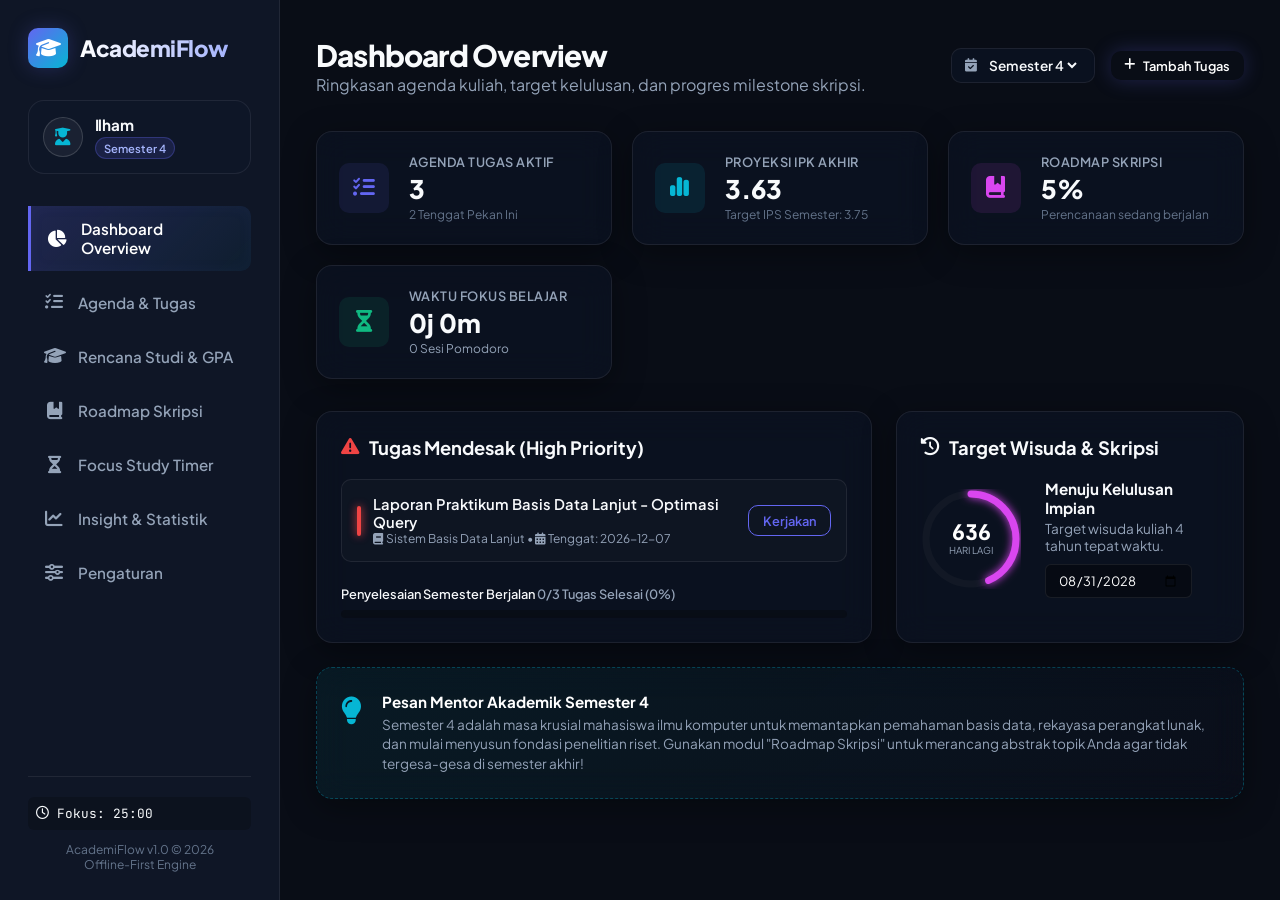
<file: index.html>
<!DOCTYPE html>
<html lang="id">
<head>
  <meta charset="utf-8">
  <meta name="viewport" content="width=device-width, initial-scale=1">
  <title>AcademiFlow — Academic Todo Hub &amp; GPA Simulator</title>
  
  <!-- Premium Fonts -->
  <link rel="preconnect" href="https://fonts.googleapis.com">
  <link rel="preconnect" href="https://fonts.gstatic.com" crossorigin>
  <link href="https://fonts.googleapis.com/css2?family=JetBrains+Mono:wght@400;600;800&family=Plus+Jakarta+Sans:wght@400;500;600;700;800&display=swap" rel="stylesheet">
  
  <!-- Font Awesome Icons -->
  <link rel="stylesheet" href="https://cdnjs.cloudflare.com/ajax/libs/font-awesome/6.4.0/css/all.min.css">
  
  <!-- Main Stylesheet -->
  <link rel="stylesheet" href="styles.css">
</head>
<body class="dark-theme">
  
  <div class="app-container">
    <!-- ========================================== -->
    <!-- SIDEBAR NAVIGATION -->
    <!-- ========================================== -->
    <aside class="sidebar">
      <div class="sidebar-header">
        <div class="logo">
          <div class="logo-icon">
            <i class="fa-solid fa-graduation-cap"></i>
          </div>
          <span class="logo-text">AcademiFlow</span>
        </div>
      </div>
      
      <!-- Student Profile Card -->
      <div class="profile-card">
        <div class="profile-avatar">
          <i class="fa-solid fa-user-graduate"></i>
        </div>
        <div class="profile-info">
          <h4>Ilham</h4>
          <span id="current-semester-label" class="badge semester-badge">Semester 4</span>
        </div>
      </div>
      
      <!-- Navigation Menu -->
      <nav class="sidebar-nav">
        <ul>
          <li>
            <button class="nav-btn active" data-tab="dashboard">
              <i class="fa-solid fa-chart-pie"></i> Dashboard Overview
            </button>
          </li>
          <li>
            <button class="nav-btn" data-tab="tasks">
              <i class="fa-solid fa-list-check"></i> Agenda &amp; Tugas
            </button>
          </li>
          <li>
            <button class="nav-btn" data-tab="gpa">
              <i class="fa-solid fa-graduation-cap"></i> Rencana Studi &amp; GPA
            </button>
          </li>
          <li>
            <button class="nav-btn" data-tab="skripsi">
              <i class="fa-solid fa-book-bookmark"></i> Roadmap Skripsi
            </button>
          </li>
          <li>
            <button class="nav-btn" data-tab="pomodoro">
              <i class="fa-solid fa-hourglass-half"></i> Focus Study Timer
            </button>
          </li>
          <li>
            <button class="nav-btn" data-tab="analytics">
              <i class="fa-solid fa-chart-line"></i> Insight &amp; Statistik
            </button>
          </li>
          <li>
            <button class="nav-btn" data-tab="settings">
              <i class="fa-solid fa-sliders"></i> Pengaturan
            </button>
          </li>
        </ul>
      </nav>
      
      <!-- Sidebar Footer -->
      <div class="sidebar-footer">
        <div class="quick-timer-mini" onclick="switchTab('pomodoro')">
          <i class="fa-regular fa-clock"></i>
          <span id="mini-timer-text">Focus Mode: Off</span>
        </div>
        <div class="footer-text">
          <p>AcademiFlow v1.0 &copy; 2026</p>
          <p class="text-xs">Offline-First Engine</p>
        </div>
      </div>
    </aside>
    
    <!-- ========================================== -->
    <!-- MAIN CONTENT PORT -->
    <!-- ========================================== -->
    <main class="main-content">
      
      <!-- Global Topbar Header -->
      <header class="top-header">
        <div>
          <h1 id="view-title">Dashboard Overview</h1>
          <p id="view-subtitle" class="text-muted">Ringkasan agenda kuliah, target kelulusan, dan progres milestone skripsi.</p>
        </div>
        
        <div class="header-right">
          <!-- Semester Selector dropdown -->
          <div class="semester-selector-wrapper">
            <i class="fa-solid fa-calendar-check"></i>
            <select id="global-semester-select" class="styled-select">
              <option value="1">Semester 1</option>
              <option value="2">Semester 2</option>
              <option value="3">Semester 3</option>
              <option value="4" selected>Semester 4</option>
              <option value="5">Semester 5</option>
              <option value="6">Semester 6</option>
              <option value="7">Semester 7</option>
              <option value="8">Semester 8</option>
            </select>
          </div>
          
          <!-- Add task quick trigger -->
          <button id="btn-quick-add" class="btn btn-primary btn-sm">
            <i class="fa-solid fa-plus"></i> Tambah Tugas
          </button>
        </div>
      </header>
      
      <!-- ========================================== -->
      <!-- TAB VIEW 1: DASHBOARD -->
      <!-- ========================================== -->
      <div id="tab-dashboard" class="tab-content active">
        <!-- Quick Stats Cards Grid -->
        <div class="stats-grid">
          <div class="stat-card">
            <div class="stat-icon icon-tasks">
              <i class="fa-solid fa-list-check"></i>
            </div>
            <div class="stat-details">
              <span class="stat-title">Agenda Tugas Aktif</span>
              <h2 id="dash-active-tasks">0</h2>
              <span id="dash-due-soon" class="stat-sub text-error">0 Tenggat Pekan Ini</span>
            </div>
          </div>
          
          <div class="stat-card">
            <div class="stat-icon icon-gpa">
              <i class="fa-solid fa-chart-simple"></i>
            </div>
            <div class="stat-details">
              <span class="stat-title">Proyeksi IPK Akhir</span>
              <h2 id="dash-target-gpa">0.00</h2>
              <span id="dash-current-gpa" class="stat-sub text-accent">Target IPS Semester: 0.00</span>
            </div>
          </div>
          
          <div class="stat-card">
            <div class="stat-icon icon-thesis">
              <i class="fa-solid fa-book-bookmark"></i>
            </div>
            <div class="stat-details">
              <span class="stat-title">Roadmap Skripsi</span>
              <h2 id="dash-skripsi-progress">0%</h2>
              <span id="dash-skripsi-active" class="stat-sub text-success">Perencanaan topik...</span>
            </div>
          </div>
          
          <div class="stat-card">
            <div class="stat-icon icon-focus">
              <i class="fa-solid fa-hourglass-half"></i>
            </div>
            <div class="stat-details">
              <span class="stat-title">Waktu Fokus Belajar</span>
              <h2 id="dash-focus-hours">0j 0m</h2>
              <span id="dash-focus-sessions" class="stat-sub text-muted">0 Sesi Pomodoro</span>
            </div>
          </div>
        </div>
        
        <!-- Dashboard Middle Section -->
        <div class="dashboard-mid-layout">
          <!-- Left Column: Urgent tasks & semester completion status -->
          <div class="glass-card flex-grow-1">
            <div class="card-header">
              <h3><i class="fa-solid fa-triangle-exclamation text-error"></i> Tugas Mendesak (High Priority)</h3>
            </div>
            <ul id="dash-urgent-tasks" class="task-list-minimal mb-4">
              <!-- Rendered programmatically -->
            </ul>
            
            <div class="progress-bar-labeled">
              <div class="d-flex justify-content-between">
                <span>Penyelesaian Semester Berjalan</span>
                <span id="task-completion-text" class="text-muted">0/0 Tugas Selesai (0%)</span>
              </div>
              <div class="progress-container">
                <div id="task-completion-bar" class="progress-bar-fill" style="width: 0%;"></div>
              </div>
            </div>
          </div>
          
          <!-- Right Column: Graduation Countdown Circular progress -->
          <div class="glass-card">
            <div class="card-header">
              <h3><i class="fa-solid fa-clock-rotate-left"></i> Target Wisuda &amp; Skripsi</h3>
            </div>
            <div class="graduation-countdown-wrapper">
              <div class="countdown-circle">
                <svg viewBox="0 0 100 100">
                  <circle cx="50" cy="50" r="45" class="bg-circle"></circle>
                  <circle cx="50" cy="50" r="45" id="countdown-progress-bar" class="progress-circle" stroke-dasharray="282.7" stroke-dashoffset="282.7"></circle>
                </svg>
                <div class="countdown-text">
                  <span id="countdown-days">0</span>
                  <small>Hari Lagi</small>
                </div>
              </div>
              <div class="countdown-info">
                <h4 id="countdown-header">Menuju Kelulusan Impian</h4>
                <p id="countdown-subtext" class="text-sm text-muted">Target wisuda kuliah 4 tahun tepat waktu.</p>
                <div class="countdown-inputs">
                  <input type="date" id="target-graduation-date" class="styled-input-dark">
                </div>
              </div>
            </div>
          </div>
        </div>
        
        <!-- Bottom: Dynamic Study Tips -->
        <div class="glass-card tip-card mt-4">
          <div class="tip-icon">
            <i class="fa-solid fa-lightbulb"></i>
          </div>
          <div class="tip-content">
            <h4>Pesan Mentor Akademik Semester 4</h4>
            <p>Semester 4 adalah masa krusial mahasiswa ilmu komputer untuk memantapkan pemahaman basis data, rekayasa perangkat lunak, dan mulai menyusun fondasi penelitian riset. Gunakan modul "Roadmap Skripsi" untuk merancang abstrak topik Anda agar tidak tergesa-gesa di semester akhir!</p>
          </div>
        </div>
      </div>
      
      <!-- ========================================== -->
      <!-- TAB VIEW 2: TASKS & TODO AGENDAS -->
      <!-- ========================================== -->
      <div id="tab-tasks" class="tab-content">
        <div class="tasks-layout-wrapper">
          
          <!-- Left Column Filter Sidebar -->
          <aside class="tasks-filter-sidebar glass-card">
            <h3><i class="fa-solid fa-filter"></i> Saring Agenda</h3>
            
            <div class="filter-group">
              <label>Pencarian</label>
              <div class="search-input-wrapper">
                <i class="fa-solid fa-magnifying-glass"></i>
                <input type="text" id="task-search-input" placeholder="Cari agenda tugas...">
              </div>
            </div>
            
            <div class="filter-group">
              <label>Status Tugas</label>
              <div class="radio-pill-group">
                <button class="filter-pill active" data-filter-status="all">Semua</button>
                <button class="filter-pill" data-filter-status="pending">Aktif</button>
                <button class="filter-pill" data-filter-status="completed">Selesai</button>
              </div>
            </div>
            
            <div class="filter-group">
              <label>Mata Kuliah</label>
              <select id="filter-course" class="styled-input-dark w-100">
                <option value="all">Semua Mata Kuliah</option>
              </select>
            </div>
            
            <div class="filter-group">
              <label>Prioritas</label>
              <select id="filter-priority" class="styled-input-dark w-100">
                <option value="all">Semua Prioritas</option>
                <option value="High">Tinggi (High)</option>
                <option value="Medium">Sedang (Medium)</option>
                <option value="Low">Rendah (Low)</option>
              </select>
            </div>
            
            <div class="filter-group">
              <label>Kategori</label>
              <select id="filter-category" class="styled-input-dark w-100">
                <option value="all">Semua Kategori</option>
                <option value="Tugas">Tugas Kuliah</option>
                <option value="Project">Proyek/Praktikum</option>
                <option value="Ujian">Persiapan Ujian</option>
                <option value="Skripsi">Riset/Skripsi</option>
                <option value="Umum">Umum/Mandiri</option>
              </select>
            </div>
          </aside>
          
          <!-- Right Column: Deck Control Bar & Main Task Container -->
          <div class="flex-grow-1">
            <div class="tasks-control-bar glass-card">
              <div class="sorting-wrapper">
                <span>Urutkan:</span>
                <select id="task-sort" class="styled-select">
                  <option value="dueDate-asc">Tenggat Terdekat</option>
                  <option value="dueDate-desc">Tenggat Terjauh</option>
                  <option value="priority-desc">Prioritas Tertinggi</option>
                  <option value="created-desc">Tugas Baru Dibuat</option>
                </select>
              </div>
              
              <button class="btn btn-outline btn-sm" onclick="resetTaskFilters()">
                <i class="fa-solid fa-arrows-rotate"></i> Reset Filter
              </button>
            </div>
            
            <!-- Tasks List Container -->
            <div id="tasks-deck-container" class="tasks-deck">
              <!-- Rendered programmatically -->
            </div>
          </div>
          
        </div>
      </div>
      
      <!-- ========================================== -->
      <!-- TAB VIEW 3: GPA & STUDY PLANNER -->
      <!-- ========================================== -->
      <div id="tab-gpa" class="tab-content">
        <div class="gpa-tracker-layout">
          
          <!-- GPA Metrics Summary & Settings Row -->
          <div class="gpa-summary-card glass-card">
            <div class="gpa-summary-visual">
              <div class="gpa-score">
                <span id="gpa-projected-value" class="gpa-large-number">0.00</span>
                <span class="gpa-label">Proyeksi IPK</span>
              </div>
              <div class="gpa-details-list">
                <div class="gpa-detail-item">
                  <span>Target IPS Semester:</span>
                  <strong id="gpa-semester-target">0.00</strong>
                </div>
                <div class="gpa-detail-item">
                  <span>Beban SKS Semester:</span>
                  <strong id="gpa-semester-sks">0 SKS</strong>
                </div>
                <div class="gpa-detail-item">
                  <span>Total SKS Terhitung:</span>
                  <strong id="gpa-total-sks">0 SKS</strong>
                </div>
              </div>
            </div>
            
            <div class="gpa-settings-form">
              <h4>Konfigurasi Parameter Kelulusan</h4>
              <div class="target-inputs-row">
                <div class="input-unit">
                  <label for="input-target-gpa">Target IPK Akhir</label>
                  <input type="number" id="input-target-gpa" step="0.01" min="0" max="4.00" value="3.75" class="styled-input-dark">
                </div>
                <div class="input-unit">
                  <label for="input-prev-gpa">IPK Kumulatif Lalu</label>
                  <input type="number" id="input-prev-gpa" step="0.01" min="0" max="4.00" value="3.60" class="styled-input-dark">
                </div>
                <div class="input-unit">
                  <label for="input-prev-sks">SKS Kumulatif Lalu</label>
                  <input type="number" id="input-prev-sks" min="0" max="200" value="60" class="styled-input-dark">
                </div>
              </div>
              <button id="btn-save-gpa-setup" class="btn btn-primary btn-sm mt-3 w-100">
                <i class="fa-solid fa-calculator"></i> Terapkan &amp; Simulasikan
              </button>
            </div>
          </div>
          
          <!-- Semester Study Plan & Courses Table Card -->
          <div class="courses-planner-card glass-card">
            <div class="card-header">
              <h3><i class="fa-solid fa-book-open"></i> Rencana Studi &amp; Matkul Semester <span id="courses-semester-title">4</span></h3>
              <button id="btn-add-course" class="btn btn-outline btn-sm">
                <i class="fa-solid fa-plus"></i> Tambah Matkul
              </button>
            </div>
            
            <div class="table-responsive">
              <table class="styled-table">
                <thead>
                  <tr>
                    <th>Mata Kuliah</th>
                    <th>Bobot SKS</th>
                    <th>Target Nilai</th>
                    <th>Nilai Riil</th>
                    <th>Status Matkul</th>
                    <th>Aksi</th>
                  </tr>
                </thead>
                <tbody id="courses-table-body">
                  <!-- Rendered programmatically -->
                </tbody>
              </table>
            </div>
          </div>
          
        </div>
      </div>
      
      <!-- ========================================== -->
      <!-- TAB VIEW 4: SKRIPSI / THESIS ROADMAP -->
      <!-- ========================================== -->
      <div id="tab-skripsi" class="tab-content">
        <div class="skripsi-planner-grid">
          
          <!-- Left Column: Chronological Roadmap Milestones -->
          <div class="glass-card">
            <div class="flex-header">
              <h3><i class="fa-solid fa-road text-accent"></i> Roadmap Skripsi Jangka Panjang</h3>
              
              <!-- Circular Progress Display -->
              <div class="d-flex align-items-center gap-2">
                <div class="countdown-circle" style="width: 50px; height: 50px;">
                  <svg viewBox="0 0 100 100">
                    <circle cx="50" cy="50" r="45" class="bg-circle" style="stroke-width:10;"></circle>
                    <circle cx="50" cy="50" r="45" id="skripsi-progress-ring-fill" class="progress-circle" stroke-dasharray="100, 100" stroke-dashoffset="0" style="stroke-width:10; stroke:var(--accent-secondary);"></circle>
                  </svg>
                  <div class="countdown-text" style="font-size: 0.7rem;">
                    <span id="skripsi-progress-ring-percent" style="font-size: 0.75rem; font-weight:800; font-family:var(--font-mono);">0%</span>
                  </div>
                </div>
                <span class="text-sm font-semibold">Progres Riset</span>
              </div>
            </div>
            
            <!-- Thesis Title Metadata Form Section -->
            <div class="thesis-metadata-section mb-4">
              <div class="form-row-3">
                <div class="form-group">
                  <label for="thesis-title">Identitas Usulan Judul Skripsi</label>
                  <input type="text" id="thesis-title" class="styled-input-dark" placeholder="Masukkan judul riset skripsi...">
                </div>
                <div class="form-group">
                  <label for="thesis-supervisor-1">Dosen Pembimbing I</label>
                  <input type="text" id="thesis-supervisor-1" class="styled-input-dark" placeholder="Nama Dosen Pembimbing I...">
                </div>
                <div class="form-group">
                  <label for="thesis-supervisor-2">Dosen Pembimbing II</label>
                  <input type="text" id="thesis-supervisor-2" class="styled-input-dark" placeholder="Nama Dosen Pembimbing II...">
                </div>
              </div>
              <button id="btn-save-thesis-meta" class="btn btn-primary btn-sm mt-3 w-100">
                <i class="fa-solid fa-floppy-disk"></i> Simpan Metadata Usulan Judul
              </button>
            </div>
            
            <!-- Milestones Chronological Timeline -->
            <div id="skripsi-milestones-timeline" class="roadmap-timeline">
              <!-- Rendered programmatically -->
            </div>
          </div>
          
          <!-- Right Column: Reference Manager Sidebar -->
          <div class="glass-card">
            <div class="card-header">
              <h3><i class="fa-solid fa-bookmark text-accent"></i> Referensi Riset &amp; Paper</h3>
            </div>
            
            <!-- Add Reference Card -->
            <div class="reference-adder mb-4">
              <div class="form-group">
                <label for="ref-title">Judul Paper / Jurnal</label>
                <input type="text" id="ref-title" class="styled-input-dark w-100" placeholder="e.g. A Review of Deep Learning Applications">
              </div>
              <div class="form-group">
                <label for="ref-url">Tautan / URL Paper</label>
                <input type="url" id="ref-url" class="styled-input-dark w-100" placeholder="e.g. https://scholar.google.com/...">
              </div>
              <div class="form-group">
                <label for="ref-notes">Catatan Penting</label>
                <textarea id="ref-notes" class="styled-textarea-dark" rows="3" placeholder="Tulis rujukan penting untuk riset..."></textarea>
              </div>
              <button id="btn-add-ref" class="btn btn-outline btn-sm w-100 mt-2">
                <i class="fa-solid fa-plus"></i> Simpan Referensi
              </button>
            </div>
            
            <!-- Reference Deck List -->
            <div id="ref-list-container" class="reference-list-deck">
              <!-- Rendered programmatically -->
            </div>
          </div>
          
        </div>
      </div>
      
      <!-- ========================================== -->
      <!-- TAB VIEW 5: POMODORO TIMER -->
      <!-- ========================================== -->
      <div id="tab-pomodoro" class="tab-content">
        <div class="pomodoro-layout-wrapper">
          
          <!-- Left Column: Circular Timer Visual Card -->
          <div class="glass-card pomodoro-timer-card">
            
            <!-- Mode Switchers -->
            <div class="pomodoro-modes">
              <button id="pomodoro-mode-work" class="btn-mode active" onclick="Pomodoro.setMode('work')">Focus (25m)</button>
              <button id="pomodoro-mode-short" class="btn-mode" onclick="Pomodoro.setMode('short')">Istirahat (5m)</button>
              <button id="pomodoro-mode-long" class="btn-mode" onclick="Pomodoro.setMode('long')">Istirahat Panjang (15m)</button>
            </div>
            
            <!-- Circular Progress Display -->
            <div class="timer-display-visual">
              <div class="circular-timer-ring">
                <svg viewBox="0 0 200 200">
                  <circle cx="100" cy="100" r="90" class="timer-bg-circle"></circle>
                  <circle cx="100" cy="100" r="90" id="timer-progress-fill" class="timer-fill-circle" stroke-dasharray="565.4" stroke-dashoffset="0"></circle>
                </svg>
                <div class="timer-values">
                  <span id="timer-time-string" class="timer-time">25:00</span>
                  <span id="timer-status-label" class="timer-status-text">WAKTUNYA FOKUS!</span>
                </div>
              </div>
            </div>
            
            <!-- Action Buttons -->
            <div class="timer-actions">
              <button id="btn-timer-start-pause" class="btn btn-primary btn-lg">
                <i class="fa-solid fa-play"></i> Mulai
              </button>
              <button id="btn-timer-reset" class="btn btn-secondary btn-lg">
                <i class="fa-solid fa-arrows-rotate"></i> Reset
              </button>
              <button id="btn-timer-skip" class="btn btn-outline btn-lg" title="Lewati Sesi">
                <i class="fa-solid fa-forward-step"></i> Lewati
              </button>
            </div>
            
            <!-- Bind Session to active task -->
            <div class="timer-task-binding">
              <label for="pomodoro-task-select"><i class="fa-solid fa-link"></i> Hubungkan dengan Tugas Kuliah:</label>
              <select id="pomodoro-task-select" class="styled-input-dark w-100 mt-2">
                <option value="none">Belajar Umum / Mandiri (Tanpa Tugas Spesifik)</option>
              </select>
            </div>
            
          </div>
          
          <!-- Right Column: Focus Stats & Activity logs -->
          <div class="glass-card">
            <div class="card-header">
              <h3><i class="fa-solid fa-clock-rotate-left"></i> Log &amp; Statistik Fokus</h3>
            </div>
            
            <!-- Quick stats grid -->
            <div class="focus-stats-mini mb-4">
              <div class="stat-row">
                <span>Hari Ini</span>
                <strong id="focus-stat-today">0 Sesi (0 Menit)</strong>
              </div>
              <div class="stat-row">
                <span>Pekan Ini</span>
                <strong id="focus-stat-week">0 Sesi (0 Menit)</strong>
              </div>
              <div class="stat-row">
                <span>Rata-Rata</span>
                <strong id="focus-stat-average">0 Sesi</strong>
              </div>
            </div>
            
            <h4>10 Sesi Belajar Terakhir</h4>
            <div id="pomodoro-log-container" class="focus-history-list mt-3">
              <!-- Rendered programmatically -->
            </div>
          </div>
          
        </div>
      </div>
      
      <!-- ========================================== -->
      <!-- TAB VIEW 6: STATISTICAL ANALYTICS -->
      <!-- ========================================== -->
      <div id="tab-analytics" class="tab-content">
        <div class="analytics-layout-grid">
          
          <!-- Left Column: Custom charts bar distributions -->
          <div class="glass-card">
            <div class="card-header">
              <h3><i class="fa-solid fa-chart-column"></i> Ringkasan Analisis Distribusi Studi</h3>
            </div>
            
            <div class="analytics-charts-grid">
              
              <!-- Chart 1: Course Load distribution -->
              <div class="chart-box">
                <h4>Distribusi Tugas Per Mata Kuliah</h4>
                <div id="analytics-courses-chart" class="custom-bar-chart">
                  <!-- Rendered programmatically -->
                </div>
              </div>
              
              <!-- Chart 2: Focus Hours distribution -->
              <div class="chart-box">
                <h4>Waktu Fokus Pomodoro Per Subjek</h4>
                <div id="analytics-focus-chart" class="custom-bar-chart">
                  <!-- Rendered programmatically -->
                </div>
              </div>
              
            </div>
          </div>
          
          <!-- Right Column: Academic Milestones Roadmap Steps -->
          <div class="glass-card">
            <div class="card-header">
              <h3><i class="fa-solid fa-graduation-cap"></i> Roadmap Kelulusan Akademik</h3>
            </div>
            
            <div class="academic-milestones-track mt-3">
              <div class="academic-timeline-step">
                <div class="step-marker completed">1</div>
                <div class="step-content">
                  <h4>Semester 1-3: Adaptasi Awal</h4>
                  <p class="text-sm text-muted">Masa perkuliahan dasar dan pengenalan ilmu komputer dasar.</p>
                </div>
              </div>
              <div class="academic-timeline-step">
                <div class="step-marker active">2</div>
                <div class="step-content">
                  <h4>Semester 4-5: Spesialisasi &amp; Topik</h4>
                  <p class="text-sm text-muted">Pemrograman lanjut, basis data kompleks, dan penentuan topik skripsi riset awal.</p>
                </div>
              </div>
              <div class="academic-timeline-step">
                <div class="step-marker">3</div>
                <div class="step-content">
                  <h4>Semester 6: Proposal &amp; Sempro</h4>
                  <p class="text-sm text-muted">Penyusunan proposal draf bab 1-3 dan ujian seminar proposal.</p>
                </div>
              </div>
              <div class="academic-timeline-step">
                <div class="step-marker">4</div>
                <div class="step-content">
                  <h4>Semester 7: Eksperimen &amp; Sistem</h4>
                  <p class="text-sm text-muted">Pengembangan software, crawling data, dan implementasi sistem riset skripsi.</p>
                </div>
              </div>
              <div class="academic-timeline-step">
                <div class="step-marker">5</div>
                <div class="step-content">
                  <h4>Semester 8: Sidang Akhir &amp; Wisuda</h4>
                  <p class="text-sm text-muted">Ujian sidang akhir mempertahankan skripsi di hadapan dewan penguji.</p>
                </div>
              </div>
            </div>
          </div>
          
        </div>
      </div>
      
      <!-- ========================================== -->
      <!-- TAB VIEW 7: BACKUP & DATABASE CONFIGS -->
      <!-- ========================================== -->
      <div id="tab-settings" class="tab-content">
        <div class="settings-layout-wrapper">
          
          <div class="glass-card">
            <div class="card-header">
              <h3><i class="fa-solid fa-sliders"></i> Konfigurasi Portabilitas &amp; Aksesibilitas</h3>
            </div>
            
            <div class="settings-options-list">
              
              <!-- Theme Selection Toggle -->
              <div class="setting-row">
                <div class="setting-label">
                  <h4>Tema Tampilan (Dark Mode)</h4>
                  <p class="text-sm text-muted">Gunakan mode gelap premium yang ramah mata saat belajar di malam hari.</p>
                </div>
                <div class="toggle-switch">
                  <input type="checkbox" id="theme-toggle" checked>
                  <label for="theme-toggle"></label>
                </div>
              </div>
              
              <!-- Web Audio notification Switch -->
              <div class="setting-row">
                <div class="setting-label">
                  <h4>Efek Suara Notifikasi Synth</h4>
                  <p class="text-sm text-muted">Aktifkan nada sinyal web audio yang menenangkan saat menyelesaikan tugas/pomodoro.</p>
                </div>
                <div class="toggle-switch">
                  <input type="checkbox" id="sound-toggle" checked>
                  <label for="sound-toggle"></label>
                </div>
              </div>
              
              <!-- Export/Import Database actions -->
              <div class="setting-row flex-column align-items-start gap-3">
                <div class="setting-label">
                  <h4>Ekspor / Impor Data Akademik</h4>
                  <p class="text-sm text-muted">Cadangkan database local-first Anda dalam bentuk file JSON terenkripsi untuk dipindahkan ke peranti lain.</p>
                </div>
                
                <div class="backup-actions-row">
                  <button id="btn-export-data" class="btn btn-secondary btn-sm">
                    <i class="fa-solid fa-download"></i> Ekspor Backup (.json)
                  </button>
                  
                  <label for="import-file-selector" class="btn btn-outline btn-sm mb-0 cursor-pointer">
                    <i class="fa-solid fa-upload"></i> Impor Backup (.json)
                  </label>
                  <input type="file" id="import-file-selector" class="hidden" accept=".json">
                </div>
              </div>

              <!-- LMS Sync Hub Configuration Card -->
              <div class="setting-row flex-column align-items-start gap-3 border-top pt-4">
                <div class="setting-label">
                  <h4><i class="fa-solid fa-puzzle-piece text-accent"></i> LMS Sync Hub (Ekstensi Chrome)</h4>
                  <p class="text-sm text-muted">Sinkronisasikan seluruh jadwal tugas dari portal universitas Anda langsung ke AcademiFlow dalam 1-klik menggunakan Ekstensi Google Chrome kustom.</p>
                </div>
                
                <div class="security-info-box w-100 mb-0" style="background: rgba(139, 92, 246, 0.05); border: 1px solid rgba(139, 92, 246, 0.15);">
                  <h5 class="text-accent mb-2" style="font-weight: 700;"><i class="fa-solid fa-circle-info"></i> Cara Memasang Ekstensi dalam 10 Detik:</h5>
                  <ol class="text-xs text-muted flex-column gap-1 pl-3 mb-2" style="list-style-type: decimal; display: flex; flex-direction: column;">
                    <li>Buka browser Chrome / Edge dan navigasikan ke alamat: <code class="text-accent">chrome://extensions</code></li>
                    <li>Aktifkan tombol <b>Developer Mode</b> di pojok kanan atas halaman tersebut.</li>
                    <li>Klik tombol <b>Load Unpacked</b> (Muat Ekstensi yang Belum Dikemas) di pojok kiri atas.</li>
                    <li>Pilih folder <code class="text-accent">lms-sync-extension</code> yang berada di dalam folder proyek AcademiFlow Anda.</li>
                    <li>Selesai! Buka portal kampus Anda, klik ikon ekstensi 🎓, dan tekan <b>Scan &amp; Kirim</b>.</li>
                  </ol>
                  <p class="text-xs text-muted mb-0"><i class="fa-solid fa-shield-halved text-success"></i> <b>Kepatuhan Keamanan</b>: Ekstensi ini 100% luring-first dan aman. Tidak mengirimkan sandi atau data kredensial Anda ke luar peranti Anda.</p>
                </div>
              </div>
              
              <!-- Security Alert Box -->
              <div class="security-info-box">
                <h4><i class="fa-solid fa-shield-halved"></i> Prinsip Keamanan &amp; Portabilitas Offline-First</h4>
                <ul>
                  <li>Data akademik disimpan secara penuh di dalam browser lokal Anda (LocalStorage) untuk performa instan tanpa server.</li>
                  <li>Tidak ada API Key atau kredensial sensitif yang tersimpan keras (Hardcoded) dalam kode demi kepatuhan keamanan.</li>
                  <li>Lakukan pencadangan (backup) berkala untuk mengamankan data perkuliahan jangka panjang Anda.</li>
                </ul>
              </div>
              
              <!-- Danger Zone Reset Database -->
              <div class="setting-row flex-column align-items-start gap-2 border-top pt-4">
                <div class="setting-label">
                  <h4 class="text-error">Zona Berbahaya: Reset Database</h4>
                  <p class="text-sm text-muted">Hapus seluruh data mata kuliah, agenda tugas, riwayat pomodoro, dan data skripsi secara permanen dari peranti ini.</p>
                </div>
                <button id="btn-reset-database" class="btn btn-danger btn-sm">
                  <i class="fa-solid fa-trash-can"></i> Kosongkan Seluruh Database
                </button>
              </div>
              
            </div>
          </div>
          
        </div>
      </div>
      
    </main>
  </div>
  
  <!-- ========================================== -->
  <!-- MODAL: ADD / EDIT TASK -->
  <!-- ========================================== -->
  <div id="task-modal" class="modal">
    <div class="modal-content glass-card animate-slide-down">
      <div class="modal-header">
        <h3 id="task-modal-title">Tambah Tugas Baru</h3>
        <button id="btn-close-task-modal" class="modal-close"><i class="fa-solid fa-xmark"></i></button>
      </div>
      
      <form id="task-form">
        <!-- Hidden input for holding edit context -->
        <input type="hidden" id="task-edit-id">
        
        <div class="form-group">
          <label for="task-title">Judul Agenda Tugas / Proyek</label>
          <input type="text" id="task-title" class="styled-input-dark w-100" required placeholder="Tuliskan nama tugas akademik...">
        </div>
        
        <div class="form-row-2">
          <div class="form-group">
            <label for="task-course">Hubungkan dengan Matkul</label>
            <select id="task-course" class="styled-input-dark w-100">
              <option value="none">Tidak Terikat (Umum)</option>
            </select>
          </div>
          
          <div class="form-group">
            <label for="task-category">Kategori Tugas</label>
            <select id="task-category" class="styled-input-dark w-100">
              <option value="Tugas">Tugas Kuliah</option>
              <option value="Project">Proyek/Praktikum</option>
              <option value="Ujian">Persiapan Ujian</option>
              <option value="Skripsi">Riset/Skripsi</option>
              <option value="Umum">Umum/Mandiri</option>
            </select>
          </div>
        </div>
        
        <div class="form-row-2">
          <div class="form-group">
            <label for="task-due-date">Tanggal Tenggat</label>
            <input type="date" id="task-due-date" class="styled-input-dark w-100" required>
          </div>
          
          <div class="form-group">
            <label for="task-priority">Prioritas Urgensi</label>
            <select id="task-priority" class="styled-input-dark w-100">
              <option value="High">Tinggi (High)</option>
              <option value="Medium" selected>Sedang (Medium)</option>
              <option value="Low">Rendah (Low)</option>
            </select>
          </div>
        </div>
        
        <div class="form-group">
          <label for="task-notes">Catatan &amp; Deskripsi Detail</label>
          <textarea id="task-notes" class="styled-textarea-dark" rows="3" placeholder="Tambahkan tautan referensi LMS atau deskripsi instruksi tugas..."></textarea>
        </div>
        
        <div class="modal-footer">
          <button type="button" id="btn-cancel-task-modal" class="btn btn-secondary btn-sm">Batal</button>
          <button type="submit" class="btn btn-primary btn-sm">Simpan Agenda</button>
        </div>
      </form>
    </div>
  </div>
  
  <!-- ========================================== -->
  <!-- MODAL: ADD / EDIT COURSE -->
  <!-- ========================================== -->
  <div id="course-modal" class="modal">
    <div class="modal-content glass-card animate-slide-down">
      <div class="modal-header">
        <h3 id="course-modal-title">Tambah Mata Kuliah Baru</h3>
        <button id="btn-close-course-modal" class="modal-close"><i class="fa-solid fa-xmark"></i></button>
      </div>
      
      <form id="course-form">
        <!-- Hidden input for holding edit context -->
        <input type="hidden" id="course-edit-id">
        
        <div class="form-group">
          <label for="course-name">Nama Mata Kuliah</label>
          <input type="text" id="course-name" class="styled-input-dark w-100" required placeholder="e.g. Analisis &amp; Desain Algoritma">
        </div>
        
        <div class="form-row-2">
          <div class="form-group">
            <label for="course-sks">Bobot SKS</label>
            <input type="number" id="course-sks" min="1" max="6" value="3" class="styled-input-dark w-100" required>
          </div>
          
          <div class="form-group">
            <label for="course-target-grade">Target Nilai (Simulasi IPS)</label>
            <select id="course-target-grade" class="styled-input-dark w-100">
              <option value="A" selected>A (4.0)</option>
              <option value="AB">AB (3.5)</option>
              <option value="B">B (3.0)</option>
              <option value="BC">BC (2.5)</option>
              <option value="C">C (2.0)</option>
              <option value="D">D (1.0)</option>
              <option value="E">E (0.0)</option>
            </select>
          </div>
        </div>
        
        <div class="form-group">
          <label for="course-real-grade">Nilai Riil Keluar (Pasca Ujian)</label>
          <select id="course-real-grade" class="styled-input-dark w-100">
            <option value="none" selected>Belum Keluar / Masih Berjalan</option>
            <option value="A">A (4.0)</option>
            <option value="AB">AB (3.5)</option>
            <option value="B">B (3.0)</option>
            <option value="BC">BC (2.5)</option>
            <option value="C">C (2.0)</option>
            <option value="D">D (1.0)</option>
            <option value="E">E (0.0)</option>
          </select>
        </div>
        
        <div class="modal-footer">
          <button type="button" id="btn-cancel-course-modal" class="btn btn-secondary btn-sm">Batal</button>
          <button type="submit" class="btn btn-primary btn-sm">Simpan Matkul</button>
        </div>
      </form>
    </div>
  </div>
  
  <!-- ========================================== -->
  <!-- MODAL: LMS SYNC IMPORT -->
  <!-- ========================================== -->
  <div id="lms-sync-modal" class="modal">
    <div class="modal-content glass-card animate-slide-down" style="max-width: 600px; width: 90%;">
      <div class="modal-header">
        <h3><i class="fa-solid fa-cloud-arrow-down text-accent"></i> Impor Tugas dari LMS Kampus</h3>
        <button id="btn-close-lms-modal" class="modal-close"><i class="fa-solid fa-xmark"></i></button>
      </div>
      
      <p class="text-sm text-muted mb-3">Berikut adalah daftar tugas akademik yang berhasil ditarik oleh Google Chrome Extension. Silakan sesuaikan mata kuliah dan prioritas sebelum menyimpan.</p>
      
      <div style="max-height: 280px; overflow-y: auto; margin-bottom: 16px; border: 1px solid rgba(255,255,255,0.08); border-radius: 8px; padding: 4px;">
        <table class="w-100 text-left text-sm" style="border-collapse: collapse; min-width: 500px;">
          <thead>
            <tr style="border-bottom: 1px solid rgba(255,255,255,0.1); color: var(--text-muted);">
              <th class="py-2 px-3" style="width: 45%;">Agenda Tugas</th>
              <th class="py-2 px-2" style="width: 35%;">Mata Kuliah Tujuan</th>
              <th class="py-2 px-2" style="width: 20%;">Tenggat</th>
            </tr>
          </thead>
          <tbody id="lms-tasks-tbody">
            <!-- Dynamic rows will be inserted here -->
          </tbody>
        </table>
      </div>

      <div class="modal-footer">
        <button type="button" id="btn-cancel-lms-modal" class="btn btn-secondary btn-sm">Batal</button>
        <button type="button" id="btn-confirm-lms-import" class="btn btn-primary btn-sm">
          <i class="fa-solid fa-circle-check"></i> Simpan ke AcademiFlow (<span id="lms-import-count">0</span>)
        </button>
      </div>
    </div>
  </div>
  
  <!-- Main Application Script Bundle -->
  <script src="app.js"></script>
</body>
</html>
</file>
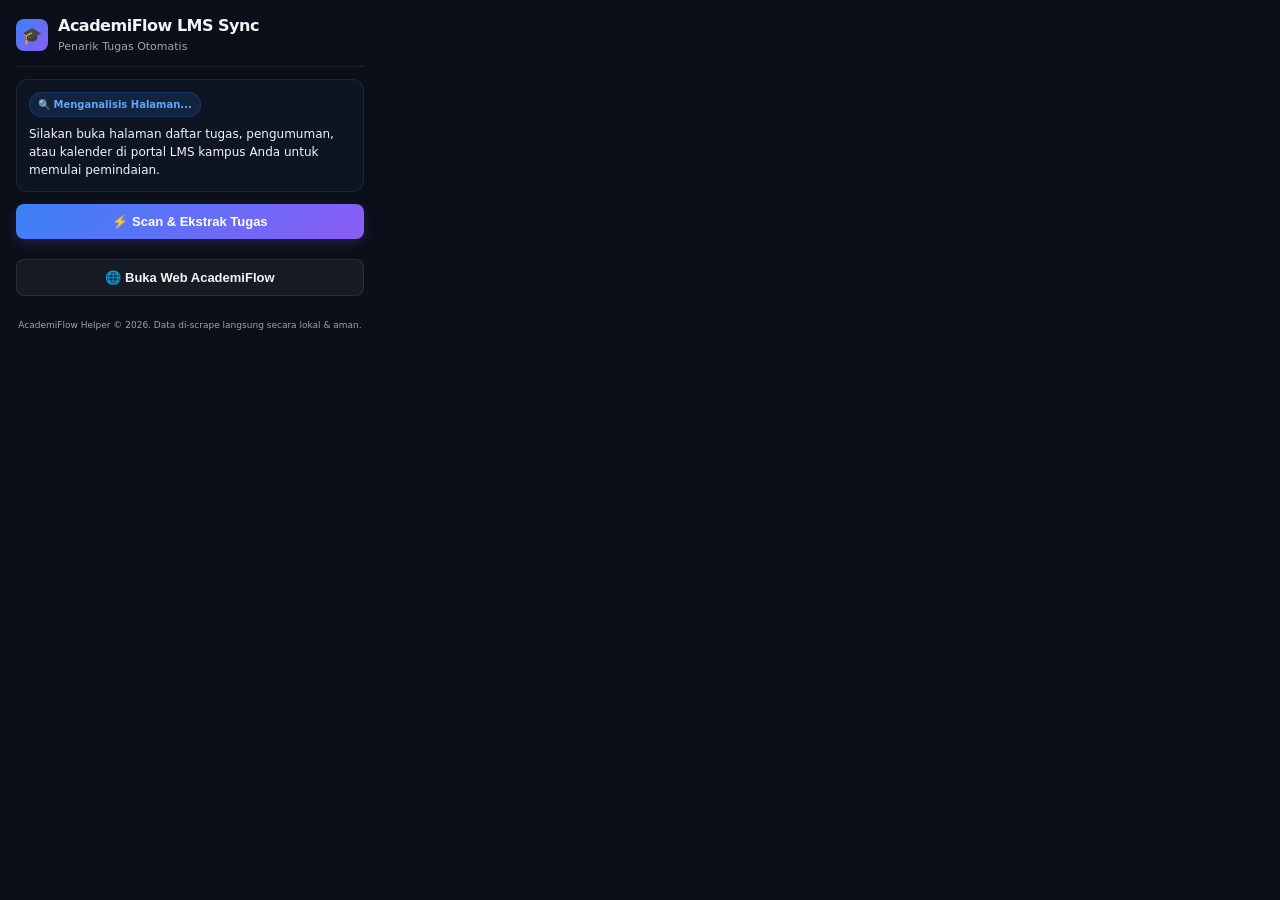
<file: lms-sync-extension/popup.html>
<!DOCTYPE html>
<html>
<head>
  <meta charset="utf-8">
  <style>
    :root {
      --bg-color: #0b0f19;
      --card-bg: rgba(17, 24, 39, 0.7);
      --border-color: rgba(255, 255, 255, 0.08);
      --text-main: #f3f4f6;
      --text-muted: #9ca3af;
      --primary: linear-gradient(135deg, #3b82f6 0%, #8b5cf6 100%);
      --accent: #10b981;
      --error: #ef4444;
      --font: 'Plus Jakarta Sans', system-ui, -apple-system, sans-serif;
    }

    body {
      width: 380px;
      margin: 0;
      padding: 16px;
      background-color: var(--bg-color);
      color: var(--text-main);
      font-family: var(--font);
      box-sizing: border-box;
      overflow-x: hidden;
    }

    .container {
      display: flex;
      flex-direction: column;
      gap: 12px;
    }

    /* Glassmorphism card header */
    .header {
      display: flex;
      align-items: center;
      gap: 10px;
      padding-bottom: 12px;
      border-bottom: 1px solid var(--border-color);
    }

    .logo-icon {
      width: 32px;
      height: 32px;
      background: var(--primary);
      border-radius: 8px;
      display: flex;
      align-items: center;
      justify-content: center;
      font-size: 16px;
      color: #fff;
    }

    .header-text h3 {
      margin: 0;
      font-size: 16px;
      font-weight: 700;
      letter-spacing: -0.5px;
    }

    .header-text span {
      font-size: 11px;
      color: var(--text-muted);
    }

    /* Instructions & Detection status */
    .status-card {
      background: var(--card-bg);
      border: 1px solid var(--border-color);
      border-radius: 12px;
      padding: 12px;
      font-size: 12px;
      line-height: 1.5;
    }

    .status-badge {
      display: inline-flex;
      align-items: center;
      gap: 5px;
      padding: 4px 8px;
      border-radius: 20px;
      font-size: 10px;
      font-weight: 600;
      margin-bottom: 8px;
    }

    .badge-detecting {
      background: rgba(59, 130, 246, 0.15);
      color: #60a5fa;
      border: 1px solid rgba(59, 130, 246, 0.2);
    }

    .badge-detected {
      background: rgba(16, 185, 129, 0.15);
      color: #34d399;
      border: 1px solid rgba(16, 185, 129, 0.2);
    }

    /* Big Action Button */
    .btn {
      display: flex;
      align-items: center;
      justify-content: center;
      gap: 8px;
      background: var(--primary);
      border: none;
      color: white;
      padding: 10px;
      border-radius: 8px;
      font-size: 13px;
      font-weight: 600;
      cursor: pointer;
      transition: all 0.2s ease;
      box-shadow: 0 4px 12px rgba(139, 92, 246, 0.2);
      width: 100%;
    }

    .btn:hover {
      transform: translateY(-1px);
      box-shadow: 0 6px 16px rgba(139, 92, 246, 0.35);
    }

    .btn:active {
      transform: translateY(1px);
    }

    .btn-secondary {
      background: rgba(255, 255, 255, 0.05);
      border: 1px solid var(--border-color);
      color: var(--text-main);
      box-shadow: none;
      margin-top: 8px;
    }

    .btn-secondary:hover {
      background: rgba(255, 255, 255, 0.1);
      box-shadow: none;
    }

    /* Scraped Tasks Preview Area */
    .scraped-section {
      display: none;
      flex-direction: column;
      gap: 10px;
    }

    .section-title {
      font-size: 12px;
      font-weight: 700;
      color: var(--text-muted);
      text-transform: uppercase;
      letter-spacing: 0.5px;
      margin-top: 8px;
    }

    .task-list {
      max-height: 200px;
      overflow-y: auto;
      display: flex;
      flex-direction: column;
      gap: 8px;
      padding-right: 4px;
    }

    /* Custom scrollbar */
    .task-list::-webkit-scrollbar {
      width: 4px;
    }
    .task-list::-webkit-scrollbar-thumb {
      background: rgba(255, 255, 255, 0.15);
      border-radius: 4px;
    }

    .task-item {
      background: rgba(255, 255, 255, 0.02);
      border: 1px solid var(--border-color);
      border-radius: 8px;
      padding: 8px 10px;
      display: flex;
      flex-direction: column;
      gap: 4px;
      position: relative;
    }

    .task-item:hover {
      border-color: rgba(139, 92, 246, 0.3);
      background: rgba(255, 255, 255, 0.04);
    }

    .task-input-title {
      background: transparent;
      border: none;
      color: var(--text-main);
      font-family: var(--font);
      font-size: 12px;
      font-weight: 600;
      padding: 2px 0;
      width: 90%;
    }

    .task-input-title:focus {
      outline: none;
      border-bottom: 1px solid #8b5cf6;
    }

    .task-meta {
      display: flex;
      align-items: center;
      justify-content: space-between;
      font-size: 10px;
      color: var(--text-muted);
    }

    .task-input-date {
      background: transparent;
      border: none;
      color: var(--accent);
      font-family: var(--font);
      font-size: 10px;
      font-weight: 500;
      cursor: pointer;
      padding: 0;
    }

    .task-input-date:focus {
      outline: none;
    }

    .task-delete {
      position: absolute;
      right: 8px;
      top: 8px;
      background: transparent;
      border: none;
      color: var(--text-muted);
      cursor: pointer;
      font-size: 12px;
      padding: 2px;
    }

    .task-delete:hover {
      color: var(--error);
    }

    .empty-state {
      text-align: center;
      padding: 20px;
      color: var(--text-muted);
      font-size: 12px;
    }

    .footer-note {
      font-size: 9px;
      color: var(--text-muted);
      text-align: center;
      margin-top: 12px;
    }
  </style>
</head>
<body>
  <div class="container">
    <!-- Header -->
    <div class="header">
      <div class="logo-icon">🎓</div>
      <div class="header-text">
        <h3>AcademiFlow LMS Sync</h3>
        <span>Penarik Tugas Otomatis</span>
      </div>
    </div>

    <!-- Status / Scraper Controls -->
    <div class="status-card">
      <div id="detection-badge" class="status-badge badge-detecting">
        🔍 Menganalisis Halaman...
      </div>
      <div id="status-message">
        Silakan buka halaman daftar tugas, pengumuman, atau kalender di portal LMS kampus Anda untuk memulai pemindaian.
      </div>
    </div>

    <!-- Trigger Scan Button -->
    <button id="btn-scan" class="btn">
      ⚡ Scan &amp; Ekstrak Tugas
    </button>

    <!-- Scraped Tasks Section -->
    <div id="scraped-section" class="scraped-section">
      <div class="section-title">Hasil Pemindaian (<span id="task-count">0</span>)</div>
      
      <div id="task-list" class="task-list">
        <!-- Rendered dynamically -->
      </div>

      <button id="btn-send" class="btn">
        🚀 Kirim ke AcademiFlow
      </button>
    </div>

    <button id="btn-open-app" class="btn btn-secondary">
      🌐 Buka Web AcademiFlow
    </button>

    <div class="footer-note">
      AcademiFlow Helper &copy; 2026. Data di-scrape langsung secara lokal &amp; aman.
    </div>
  </div>

  <script src="popup.js"></script>
</body>
</html>
</file>
<file: styles.css>
/* ==========================================================================
   CSS DESIGN SYSTEM — ACADEMIFLOW
   Author: AI Pair-Programmer for Ilham (Semester 4 Student)
   Purpose: State-of-the-art, high-fidelity responsive dashboard style with dark mode, 
            glassmorphism, vibrant HSL gradients, and smooth interactive micro-animations.
   ========================================================================== */

/* --- Google Fonts & Core Variables --- */
:root {
  --font-main: 'Plus Jakarta Sans', -apple-system, BlinkMacSystemFont, "Segoe UI", Roboto, sans-serif;
  --font-mono: 'JetBrains Mono', monospace;

  /* HSL Color System for curated premium palettes */
  --bg-app: #090d16;
  --bg-sidebar: #0f1626;
  --bg-glass: rgba(15, 23, 42, 0.45);
  --border-glass: rgba(255, 255, 255, 0.075);
  --border-glass-hover: rgba(255, 255, 255, 0.15);
  --bg-card: #151e33;
  --bg-card-inner: #1c2742;

  /* Theme Accents (Glowing Neons) */
  --accent-primary: #6366f1; /* Indigo */
  --accent-primary-rgb: 99, 102, 241;
  --accent-secondary: #06b6d4; /* Cyan */
  --accent-secondary-rgb: 6, 182, 212;
  --accent-purple: #d946ef; /* Magenta-Pink */
  --text-main: #f8fafc;
  --text-muted: #94a3b8;
  --text-dark: #64748b;

  /* Status Colors */
  --color-success: #10b981;
  --color-warning: #f59e0b;
  --color-error: #ef4444;
  --color-info: #3b82f6;

  /* Shadow Systems */
  --glow-accent: 0 0 20px rgba(99, 102, 241, 0.25);
  --glow-cyan: 0 0 20px rgba(6, 182, 212, 0.25);
  --shadow-main: 0 8px 32px 0 rgba(0, 0, 0, 0.37);
  --shadow-lg: 0 12px 40px 0 rgba(0, 0, 0, 0.5);

  --border-radius-lg: 16px;
  --border-radius-md: 10px;
  --border-radius-sm: 6px;
  
  --transition-smooth: all 0.3s cubic-bezier(0.4, 0, 0.2, 1);
  --transition-fast: all 0.15s ease-out;
}

/* Light Theme Variables overrides (optional/toggled in settings) */
.light-theme {
  --bg-app: #f1f5f9;
  --bg-sidebar: #ffffff;
  --bg-glass: rgba(255, 255, 255, 0.65);
  --border-glass: rgba(0, 0, 0, 0.08);
  --border-glass-hover: rgba(0, 0, 0, 0.15);
  --bg-card: #ffffff;
  --bg-card-inner: #f8fafc;
  --accent-primary: #4f46e5;
  --accent-secondary: #0891b2;
  --text-main: #0f172a;
  --text-muted: #475569;
  --text-dark: #94a3b8;
  --shadow-main: 0 8px 30px rgba(0, 0, 0, 0.04);
  --shadow-lg: 0 15px 40px rgba(0, 0, 0, 0.08);
}

/* --- Base Resets & Typography --- */
* {
  box-sizing: border-box;
  margin: 0;
  padding: 0;
}

body {
  font-family: var(--font-main);
  background-color: var(--bg-app);
  color: var(--text-main);
  overflow-x: hidden;
  min-height: 100vh;
  transition: var(--transition-smooth);
}

/* Custom Scrollbars */
::-webkit-scrollbar {
  width: 6px;
  height: 6px;
}
::-webkit-scrollbar-track {
  background: var(--bg-app);
}
::-webkit-scrollbar-thumb {
  background: var(--border-glass-hover);
  border-radius: 10px;
}
::-webkit-scrollbar-thumb:hover {
  background: var(--accent-primary);
}

/* --- Main Layout Grid --- */
.app-container {
  display: flex;
  min-height: 100vh;
  position: relative;
}

/* --- Sidebar Style --- */
.sidebar {
  width: 280px;
  background-color: var(--bg-sidebar);
  border-right: 1px solid var(--border-glass);
  display: flex;
  flex-direction: column;
  padding: 1.75rem;
  flex-shrink: 0;
  position: sticky;
  top: 0;
  height: 100vh;
  z-index: 10;
  transition: var(--transition-smooth);
}

.sidebar-header {
  margin-bottom: 2rem;
}

.logo {
  display: flex;
  align-items: center;
  gap: 0.75rem;
}

.logo-icon {
  width: 40px;
  height: 40px;
  border-radius: var(--border-radius-md);
  background: linear-gradient(135deg, var(--accent-primary), var(--accent-secondary));
  display: flex;
  align-items: center;
  justify-content: center;
  color: #fff;
  font-size: 1.25rem;
  box-shadow: var(--glow-accent);
}

.logo-text {
  font-size: 1.4rem;
  font-weight: 800;
  letter-spacing: -0.5px;
  background: linear-gradient(to right, #fff, #a5b4fc);
  -webkit-background-clip: text;
  -webkit-text-fill-color: transparent;
}

/* Profile Card inside Sidebar */
.profile-card {
  display: flex;
  align-items: center;
  gap: 0.75rem;
  padding: 0.85rem;
  background: var(--bg-glass);
  border: 1px solid var(--border-glass);
  border-radius: var(--border-radius-lg);
  margin-bottom: 2rem;
  transition: var(--transition-smooth);
}

.profile-avatar {
  width: 40px;
  height: 40px;
  border-radius: 50%;
  background: rgba(255, 255, 255, 0.05);
  display: flex;
  align-items: center;
  justify-content: center;
  color: var(--accent-secondary);
  border: 1px solid var(--border-glass-hover);
  font-size: 1.1rem;
}

.profile-info h4 {
  font-size: 0.95rem;
  font-weight: 700;
  letter-spacing: -0.2px;
}

.badge {
  font-size: 0.7rem;
  font-weight: 600;
  padding: 0.2rem 0.5rem;
  border-radius: 20px;
}

.semester-badge {
  background: rgba(99, 102, 241, 0.15);
  color: #a5b4fc;
  border: 1px solid rgba(99, 102, 241, 0.3);
  display: inline-block;
  margin-top: 0.2rem;
}

/* Navigation Links */
.sidebar-nav {
  flex-grow: 1;
}

.sidebar-nav ul {
  list-style: none;
}

.sidebar-nav li {
  margin-bottom: 0.5rem;
}

.nav-btn {
  width: 100%;
  background: none;
  border: none;
  display: flex;
  align-items: center;
  gap: 0.9rem;
  padding: 0.85rem 1rem;
  color: var(--text-muted);
  font-family: var(--font-main);
  font-size: 0.95rem;
  font-weight: 550;
  border-radius: var(--border-radius-md);
  cursor: pointer;
  text-align: left;
  transition: var(--transition-smooth);
}

.nav-btn i {
  font-size: 1.1rem;
  width: 20px;
  text-align: center;
}

.nav-btn:hover {
  color: var(--text-main);
  background: rgba(255, 255, 255, 0.03);
  padding-left: 1.25rem;
}

.nav-btn.active {
  color: #fff;
  background: linear-gradient(135deg, rgba(99, 102, 241, 0.2), rgba(6, 182, 212, 0.05));
  border-left: 3px solid var(--accent-primary);
  border-top-left-radius: 0;
  border-bottom-left-radius: 0;
  font-weight: 600;
  box-shadow: inset 0 0 15px rgba(99, 102, 241, 0.05);
}

.sidebar-footer {
  margin-top: auto;
  border-top: 1px solid var(--border-glass);
  padding-top: 1.25rem;
}

.quick-timer-mini {
  display: flex;
  align-items: center;
  gap: 0.5rem;
  background: rgba(0, 0, 0, 0.2);
  border-radius: var(--border-radius-sm);
  padding: 0.5rem;
  font-size: 0.8rem;
  font-family: var(--font-mono);
  margin-bottom: 0.75rem;
  cursor: pointer;
}

.footer-text {
  font-size: 0.75rem;
  color: var(--text-dark);
  text-align: center;
}

/* --- Main Content Body --- */
.main-content {
  flex-grow: 1;
  padding: 2.25rem;
  overflow-y: auto;
  height: 100vh;
}

/* Top Header Bar */
.top-header {
  display: flex;
  justify-content: space-between;
  align-items: center;
  margin-bottom: 2.25rem;
  gap: 1.5rem;
  flex-wrap: wrap;
}

.top-header h1 {
  font-size: 1.85rem;
  font-weight: 800;
  letter-spacing: -0.8px;
}

.text-muted {
  color: var(--text-muted) !important;
}

.text-xs { font-size: 0.75rem; }
.text-sm { font-size: 0.85rem; }
.text-error { color: var(--color-error); }
.text-success { color: var(--color-success); }
.text-accent { color: var(--accent-secondary); }

.header-right {
  display: flex;
  align-items: center;
  gap: 1rem;
}

/* Styled Dropdown Elements */
.semester-selector-wrapper {
  background: var(--bg-glass);
  border: 1px solid var(--border-glass);
  padding: 0.45rem 0.85rem;
  border-radius: var(--border-radius-md);
  display: flex;
  align-items: center;
  gap: 0.5rem;
  font-size: 0.85rem;
  color: var(--text-muted);
}

.styled-select {
  background: transparent;
  border: none;
  color: var(--text-main);
  font-family: var(--font-main);
  font-weight: 600;
  font-size: 0.85rem;
  outline: none;
  cursor: pointer;
}

.styled-select option {
  background-color: var(--bg-card);
  color: var(--text-main);
}

/* Button UI Components */
.btn {
  display: inline-flex;
  align-items: center;
  justify-content: center;
  gap: 0.5rem;
  padding: 0.65rem 1.25rem;
  font-family: var(--font-main);
  font-weight: 600;
  font-size: 0.88rem;
  border-radius: var(--border-radius-md);
  cursor: pointer;
  transition: var(--transition-smooth);
  border: none;
  outline: none;
}

.btn-primary {
  background: linear-gradient(135deg, var(--accent-primary), var(--accent-primary-rgb) 60%, var(--accent-secondary));
  color: #fff;
  box-shadow: var(--glow-accent);
}

.btn-primary:hover {
  transform: translateY(-2px);
  box-shadow: 0 5px 15px rgba(99, 102, 241, 0.4);
}

.btn-secondary {
  background: var(--bg-card-inner);
  border: 1px solid var(--border-glass);
  color: var(--text-main);
}

.btn-secondary:hover {
  background: var(--border-glass-hover);
}

.btn-outline {
  background: transparent;
  border: 1px solid var(--accent-primary);
  color: var(--accent-primary);
}

.btn-outline:hover {
  background: rgba(99, 102, 241, 0.1);
  transform: translateY(-1px);
}

.btn-danger {
  background: var(--color-error);
  color: #fff;
}

.btn-danger:hover {
  background: #dc2626;
  box-shadow: 0 4px 12px rgba(239, 68, 68, 0.3);
}

.btn-text {
  background: none;
  border: none;
  color: var(--accent-secondary);
  font-weight: 600;
  cursor: pointer;
  display: flex;
  align-items: center;
  gap: 0.25rem;
  font-size: 0.85rem;
  transition: var(--transition-fast);
}

.btn-text:hover {
  color: var(--accent-primary);
  transform: translateX(3px);
}

.btn-sm {
  padding: 0.4rem 0.85rem;
  font-size: 0.8rem;
}

.btn-lg {
  padding: 0.85rem 1.75rem;
  font-size: 1rem;
}

.w-100 { width: 100%; }
.mt-3 { margin-top: 1rem; }
.mt-4 { margin-top: 1.5rem; }
.mb-4 { margin-bottom: 1.5rem; }
.cursor-pointer { cursor: pointer; }
.hidden { display: none !important; }

/* --- Tab View Controller --- */
.tab-content {
  display: none;
  animation: fadeIn 0.4s ease-out;
}

.tab-content.active {
  display: block;
}

@keyframes fadeIn {
  from { opacity: 0; transform: translateY(10px); }
  to { opacity: 1; transform: translateY(0); }
}

/* --- Glassmorphism Card Style --- */
.glass-card {
  background: var(--bg-glass);
  backdrop-filter: blur(16px);
  -webkit-backdrop-filter: blur(16px);
  border: 1px solid var(--border-glass);
  border-radius: var(--border-radius-lg);
  padding: 1.5rem;
  box-shadow: var(--shadow-main);
  transition: var(--transition-smooth);
}

.glass-card:hover {
  border-color: var(--border-glass-hover);
  box-shadow: var(--shadow-lg);
}

.glass-inner-card {
  background: rgba(255, 255, 255, 0.02);
  border: 1px solid var(--border-glass);
  border-radius: var(--border-radius-md);
  padding: 1.25rem;
}

.card-header {
  display: flex;
  justify-content: space-between;
  align-items: center;
  margin-bottom: 1.25rem;
}

.card-header h3 {
  font-size: 1.15rem;
  font-weight: 700;
  display: flex;
  align-items: center;
  gap: 0.6rem;
}

/* --- 1. DASHBOARD PAGE --- */
.stats-grid {
  display: grid;
  grid-template-columns: repeat(auto-fit, minmax(230px, 1fr));
  gap: 1.25rem;
  margin-bottom: 2rem;
}

.stat-card {
  background: var(--bg-glass);
  backdrop-filter: blur(16px);
  border: 1px solid var(--border-glass);
  border-radius: var(--border-radius-lg);
  padding: 1.35rem;
  display: flex;
  align-items: center;
  gap: 1.25rem;
  box-shadow: var(--shadow-main);
  transition: var(--transition-smooth);
}

.stat-card:hover {
  transform: translateY(-4px);
  border-color: var(--border-glass-hover);
}

.stat-icon {
  width: 50px;
  height: 50px;
  border-radius: var(--border-radius-md);
  display: flex;
  align-items: center;
  justify-content: center;
  font-size: 1.35rem;
}

.icon-tasks { background: rgba(99, 102, 241, 0.1); color: var(--accent-primary); }
.icon-gpa { background: rgba(6, 182, 212, 0.1); color: var(--accent-secondary); }
.icon-thesis { background: rgba(217, 70, 239, 0.1); color: var(--accent-purple); }
.icon-focus { background: rgba(16, 185, 129, 0.1); color: var(--color-success); }

.stat-details {
  display: flex;
  flex-direction: column;
}

.stat-title {
  font-size: 0.8rem;
  color: var(--text-muted);
  font-weight: 600;
  text-transform: uppercase;
  letter-spacing: 0.5px;
}

.stat-details h2 {
  font-size: 1.6rem;
  font-weight: 800;
  margin: 0.15rem 0;
}

.stat-sub {
  font-size: 0.75rem;
  color: var(--text-dark);
}

/* Dashboard Middle Columns Layout */
.dashboard-mid-layout {
  display: grid;
  grid-template-columns: 1.6fr 1fr;
  gap: 1.5rem;
}

/* Minimal List Styles */
.task-list-minimal {
  list-style: none;
}

.task-list-minimal li {
  display: flex;
  align-items: center;
  justify-content: space-between;
  padding: 0.95rem;
  border-radius: var(--border-radius-md);
  background: rgba(255, 255, 255, 0.02);
  border: 1px solid var(--border-glass);
  margin-bottom: 0.75rem;
  transition: var(--transition-fast);
}

.task-list-minimal li:hover {
  background: rgba(255, 255, 255, 0.04);
}

.empty-state-list {
  display: flex;
  flex-direction: column;
  align-items: center;
  justify-content: center;
  padding: 2rem !important;
  color: var(--text-dark);
  text-align: center;
  border: 1px dashed var(--border-glass) !important;
  background: none !important;
}

.empty-state-list i {
  font-size: 1.8rem;
  margin-bottom: 0.5rem;
}

.urgent-task-item {
  display: flex;
  align-items: center;
  gap: 0.75rem;
}

.priority-bar {
  width: 4px;
  height: 30px;
  border-radius: 4px;
}

.priority-High { background-color: var(--color-error); box-shadow: 0 0 8px var(--color-error); }
.priority-Medium { background-color: var(--color-warning); }
.priority-Low { background-color: var(--color-success); }

.urgent-task-info h4 {
  font-size: 0.92rem;
  font-weight: 600;
}

.urgent-task-info p {
  font-size: 0.75rem;
  color: var(--text-muted);
}

/* Graduation Countdown Layout */
.graduation-countdown-wrapper {
  display: flex;
  align-items: center;
  gap: 1.5rem;
}

.countdown-circle {
  position: relative;
  width: 100px;
  height: 100px;
  flex-shrink: 0;
}

.countdown-circle svg {
  transform: rotate(-90deg);
}

.countdown-circle circle {
  fill: none;
  stroke-width: 7;
}

.countdown-circle .bg-circle {
  stroke: rgba(255, 255, 255, 0.03);
}

.countdown-circle .progress-circle {
  stroke: var(--accent-purple);
  stroke-linecap: round;
  transition: stroke-dashoffset 0.5s ease;
  filter: drop-shadow(0 0 4px var(--accent-purple));
}

.countdown-text {
  position: absolute;
  top: 50%;
  left: 50%;
  transform: translate(-50%, -50%);
  text-align: center;
  display: flex;
  flex-direction: column;
}

#countdown-days {
  font-size: 1.35rem;
  font-weight: 800;
  line-height: 1.1;
  color: #fff;
  font-family: var(--font-mono);
}

.countdown-text small {
  font-size: 0.6rem;
  color: var(--text-muted);
  text-transform: uppercase;
}

.countdown-info h4 {
  font-size: 0.95rem;
  font-weight: 700;
  margin-bottom: 0.2rem;
}

.countdown-inputs {
  margin-top: 0.6rem;
}

.styled-input-dark {
  background: rgba(0, 0, 0, 0.35);
  border: 1px solid var(--border-glass);
  color: #fff;
  padding: 0.45rem 0.75rem;
  border-radius: var(--border-radius-sm);
  font-family: var(--font-main);
  font-size: 0.8rem;
  outline: none;
  transition: var(--transition-fast);
}

.styled-input-dark:focus {
  border-color: var(--accent-primary);
  box-shadow: var(--glow-accent);
}

.styled-textarea-dark {
  background: rgba(0, 0, 0, 0.35);
  border: 1px solid var(--border-glass);
  color: #fff;
  padding: 0.55rem 0.75rem;
  border-radius: var(--border-radius-sm);
  font-family: var(--font-main);
  font-size: 0.85rem;
  width: 100%;
  resize: vertical;
  outline: none;
  transition: var(--transition-fast);
}

.styled-textarea-dark:focus {
  border-color: var(--accent-primary);
  box-shadow: var(--glow-accent);
}

.tip-card {
  display: flex;
  gap: 1.25rem;
  background: linear-gradient(135deg, rgba(6, 182, 212, 0.08) 0%, rgba(99, 102, 241, 0.02) 100%);
  border: 1px dashed rgba(6, 182, 212, 0.3);
}

.tip-icon {
  font-size: 1.75rem;
  color: var(--accent-secondary);
}

.tip-content h4 {
  font-size: 0.95rem;
  font-weight: 700;
  margin-bottom: 0.25rem;
  color: #fff;
}

.tip-content p {
  font-size: 0.85rem;
  color: var(--text-muted);
  line-height: 1.45;
}

/* --- 2. TASKS & TODO PAGE --- */
.tasks-layout-wrapper {
  display: grid;
  grid-template-columns: 280px 1fr;
  gap: 1.5rem;
  align-items: start;
}

.tasks-filter-sidebar {
  display: flex;
  flex-direction: column;
  gap: 1.5rem;
}

.tasks-filter-sidebar h3 {
  font-size: 1.1rem;
  font-weight: 700;
  border-bottom: 1px solid var(--border-glass);
  padding-bottom: 0.75rem;
}

.filter-group {
  display: flex;
  flex-direction: column;
  gap: 0.5rem;
}

.filter-group label {
  font-size: 0.8rem;
  font-weight: 600;
  color: var(--text-dark);
  text-transform: uppercase;
}

.radio-pill-group {
  display: flex;
  background: rgba(0, 0, 0, 0.25);
  border-radius: var(--border-radius-sm);
  padding: 2px;
}

.filter-pill {
  flex: 1;
  background: none;
  border: none;
  color: var(--text-muted);
  font-family: var(--font-main);
  font-size: 0.75rem;
  font-weight: 600;
  padding: 0.4rem 0.2rem;
  border-radius: 4px;
  cursor: pointer;
  transition: var(--transition-fast);
  text-align: center;
}

.filter-pill.active {
  background: var(--bg-card);
  color: #fff;
  box-shadow: 0 2px 4px rgba(0, 0, 0, 0.2);
}

.progress-bar-labeled {
  display: flex;
  flex-direction: column;
  gap: 0.45rem;
  font-size: 0.8rem;
}

.progress-bar-labeled span {
  font-weight: 550;
}

.progress-container {
  height: 8px;
  background: rgba(0, 0, 0, 0.25);
  border-radius: 10px;
  overflow: hidden;
}

.progress-bar-fill {
  height: 100%;
  background: linear-gradient(to right, var(--accent-primary), var(--accent-secondary));
  border-radius: 10px;
  width: 0%;
  transition: width 0.6s ease;
}

.progress-values {
  text-align: right;
  font-size: 0.75rem;
  color: var(--text-muted);
}

/* Tasks Controls and Deck */
.tasks-control-bar {
  display: flex;
  justify-content: space-between;
  align-items: center;
  gap: 1rem;
  padding: 0.95rem 1.5rem !important;
  margin-bottom: 1.25rem;
  flex-wrap: wrap;
}

.search-input-wrapper {
  position: relative;
  flex-grow: 1;
  max-width: 450px;
}

.search-input-wrapper i {
  position: absolute;
  left: 12px;
  top: 50%;
  transform: translateY(-50%);
  color: var(--text-muted);
  font-size: 0.9rem;
}

.search-input-wrapper input {
  width: 100%;
  background: rgba(0, 0, 0, 0.25);
  border: 1px solid var(--border-glass);
  padding: 0.55rem 0.75rem 0.55rem 2.25rem;
  border-radius: var(--border-radius-md);
  color: #fff;
  font-family: var(--font-main);
  font-size: 0.85rem;
  outline: none;
  transition: var(--transition-fast);
}

.search-input-wrapper input:focus {
  border-color: var(--accent-primary);
  box-shadow: var(--glow-accent);
}

.sorting-wrapper {
  display: flex;
  align-items: center;
  gap: 0.5rem;
  font-size: 0.85rem;
  color: var(--text-muted);
}

/* Big Empty State */
.empty-state-large {
  text-align: center;
  padding: 5rem 2rem;
  border: 2px dashed var(--border-glass);
  border-radius: var(--border-radius-lg);
  color: var(--text-dark);
}

.empty-state-large i {
  font-size: 3.5rem;
  color: var(--border-glass-hover);
  margin-bottom: 1rem;
}

.empty-state-large h3 {
  font-size: 1.25rem;
  font-weight: 700;
  color: var(--text-main);
  margin-bottom: 0.35rem;
}

/* Tasks Deck Grid */
.tasks-deck {
  display: grid;
  grid-template-columns: 1fr;
  gap: 0.85rem;
}

.task-card {
  background: var(--bg-glass);
  border: 1px solid var(--border-glass);
  border-radius: var(--border-radius-md);
  padding: 1.15rem;
  display: flex;
  align-items: flex-start;
  justify-content: space-between;
  gap: 1.25rem;
  box-shadow: var(--shadow-main);
  transition: var(--transition-smooth);
}

.task-card:hover {
  transform: translateX(4px);
  border-color: var(--border-glass-hover);
  background: rgba(255, 255, 255, 0.02);
}

.task-card.completed {
  border-color: rgba(16, 185, 129, 0.15);
  background: rgba(16, 185, 129, 0.01);
}

.task-card.completed .task-card-title {
  text-decoration: line-through;
  color: var(--text-dark);
}

.task-card-left {
  display: flex;
  align-items: flex-start;
  gap: 0.95rem;
  flex-grow: 1;
}

.checkbox-custom-wrapper {
  position: relative;
  display: inline-block;
  width: 20px;
  height: 20px;
  margin-top: 0.2rem;
  flex-shrink: 0;
}

.checkbox-custom-wrapper input {
  opacity: 0;
  width: 0;
  height: 0;
  position: absolute;
}

.checkbox-visual {
  position: absolute;
  top: 0;
  left: 0;
  height: 20px;
  width: 20px;
  background: rgba(0, 0, 0, 0.3);
  border: 1.5px solid var(--border-glass-hover);
  border-radius: 50%;
  cursor: pointer;
  transition: var(--transition-fast);
  display: flex;
  align-items: center;
  justify-content: center;
}

.checkbox-visual i {
  font-size: 0.65rem;
  color: #fff;
  opacity: 0;
  transition: var(--transition-fast);
}

.checkbox-custom-wrapper input:checked + .checkbox-visual {
  background: var(--color-success);
  border-color: var(--color-success);
  box-shadow: 0 0 8px rgba(16, 185, 129, 0.4);
}

.checkbox-custom-wrapper input:checked + .checkbox-visual i {
  opacity: 1;
}

.task-card-details {
  display: flex;
  flex-direction: column;
  gap: 0.35rem;
}

.task-card-title {
  font-size: 1.05rem;
  font-weight: 650;
  letter-spacing: -0.2px;
}

.task-card-meta {
  display: flex;
  align-items: center;
  gap: 0.75rem;
  flex-wrap: wrap;
}

.meta-pill {
  font-size: 0.72rem;
  font-weight: 600;
  padding: 0.15rem 0.5rem;
  border-radius: 4px;
  display: inline-flex;
  align-items: center;
  gap: 0.3rem;
}

.meta-course { background: rgba(6, 182, 212, 0.15); color: var(--accent-secondary); border: 1px solid rgba(6, 182, 212, 0.2); }
.meta-category { background: rgba(99, 102, 241, 0.15); color: #a5b4fc; }
.meta-date { background: rgba(0, 0, 0, 0.25); color: var(--text-muted); border: 1px solid var(--border-glass); }
.meta-date.overdue { background: rgba(239, 68, 68, 0.15); color: var(--color-error); border: 1px solid rgba(239, 68, 68, 0.2); }

.task-notes-preview {
  font-size: 0.8rem;
  color: var(--text-muted);
  line-height: 1.4;
  margin-top: 0.25rem;
  white-space: pre-line;
  max-width: 600px;
}

.task-card-right {
  display: flex;
  align-items: center;
  gap: 0.5rem;
  flex-shrink: 0;
}

.btn-icon {
  width: 32px;
  height: 32px;
  border-radius: var(--border-radius-sm);
  background: rgba(255, 255, 255, 0.02);
  border: 1px solid var(--border-glass);
  color: var(--text-muted);
  cursor: pointer;
  display: flex;
  align-items: center;
  justify-content: center;
  transition: var(--transition-fast);
}

.btn-icon:hover {
  background: var(--border-glass-hover);
  color: var(--text-main);
}

.btn-icon.btn-delete:hover {
  background: rgba(239, 68, 68, 0.15);
  color: var(--color-error);
  border-color: rgba(239, 68, 68, 0.3);
}

/* --- 3. TARGET IPK & MATKUL PAGE --- */
.gpa-tracker-layout {
  display: grid;
  grid-template-columns: 1fr;
  gap: 1.5rem;
}

.gpa-summary-card {
  display: grid;
  grid-template-columns: 1.2fr 1.8fr;
  gap: 2rem;
  background: linear-gradient(135deg, var(--bg-card) 0%, rgba(99, 102, 241, 0.05) 100%) !important;
}

.gpa-summary-visual {
  display: flex;
  align-items: center;
  gap: 1.5rem;
  border-right: 1px solid var(--border-glass);
  padding-right: 2rem;
}

.gpa-score {
  width: 120px;
  height: 120px;
  border-radius: 50%;
  background: linear-gradient(135deg, var(--accent-primary), var(--accent-secondary));
  box-shadow: var(--glow-accent);
  display: flex;
  flex-direction: column;
  align-items: center;
  justify-content: center;
  flex-shrink: 0;
}

.gpa-large-number {
  font-size: 2.2rem;
  font-weight: 800;
  color: #fff;
  line-height: 1.1;
  font-family: var(--font-mono);
}

.gpa-label {
  font-size: 0.65rem;
  font-weight: 600;
  text-transform: uppercase;
  letter-spacing: 0.5px;
  color: rgba(255, 255, 255, 0.85);
}

.gpa-details-list {
  display: flex;
  flex-direction: column;
  gap: 0.65rem;
  flex-grow: 1;
}

.gpa-detail-item {
  display: flex;
  justify-content: space-between;
  font-size: 0.88rem;
  color: var(--text-muted);
}

.gpa-detail-item strong {
  color: #fff;
}

.target-inputs-row {
  display: grid;
  grid-template-columns: repeat(auto-fit, minmax(130px, 1fr));
  gap: 0.85rem;
  margin-top: 0.85rem;
}

.input-unit {
  display: flex;
  flex-direction: column;
  gap: 0.4rem;
}

.input-unit label {
  font-size: 0.75rem;
  font-weight: 600;
  color: var(--text-muted);
}

/* Premium Table styling */
.courses-planner-card {
  padding: 1.5rem 0 !important;
}

.courses-planner-card .card-header {
  padding: 0 1.5rem 1rem 1.5rem;
  border-bottom: 1px solid var(--border-glass);
}

.table-responsive {
  width: 100%;
  overflow-x: auto;
}

.styled-table {
  width: 100%;
  border-collapse: collapse;
  text-align: left;
}

.styled-table th {
  padding: 0.85rem 1.5rem;
  font-size: 0.8rem;
  font-weight: 700;
  color: var(--text-dark);
  text-transform: uppercase;
  letter-spacing: 0.5px;
  border-bottom: 1px solid var(--border-glass);
}

.styled-table td {
  padding: 1.15rem 1.5rem;
  font-size: 0.92rem;
  border-bottom: 1px solid var(--border-glass);
  color: var(--text-main);
}

.styled-table tbody tr:hover {
  background: rgba(255, 255, 255, 0.02);
}

.course-status-badge {
  font-size: 0.75rem;
  font-weight: 600;
  padding: 0.2rem 0.5rem;
  border-radius: 4px;
  display: inline-block;
}

.course-status-running { background: rgba(245, 158, 11, 0.15); color: var(--color-warning); border: 1px solid rgba(245, 158, 11, 0.2); }
.course-status-done { background: rgba(16, 185, 129, 0.15); color: var(--color-success); border: 1px solid rgba(16, 185, 129, 0.2); }

/* --- 4. PLANNER SKRIPSI TAB --- */
.skripsi-planner-grid {
  display: grid;
  grid-template-columns: 1.8fr 1fr;
  gap: 1.5rem;
}

.flex-header {
  display: flex;
  justify-content: space-between;
  align-items: center;
  border-bottom: 1px solid var(--border-glass);
  padding-bottom: 1rem;
  margin-bottom: 1.5rem;
}

.thesis-metadata-section {
  background: rgba(0, 0, 0, 0.2);
  border: 1px solid var(--border-glass);
  border-radius: var(--border-radius-md);
  padding: 1rem;
}

.form-row-3 {
  display: grid;
  grid-template-columns: repeat(auto-fit, minmax(200px, 1fr));
  gap: 0.85rem;
}

.form-group {
  display: flex;
  flex-direction: column;
  gap: 0.4rem;
}

.form-group label {
  font-size: 0.75rem;
  font-weight: 600;
  color: var(--text-muted);
}

.circular-chart {
  display: block;
  margin: 10px auto;
  max-width: 60px;
  max-height: 60px;
}

.circle-bg {
  fill: none;
  stroke: rgba(255, 255, 255, 0.03);
  stroke-width: 3.5;
}

.circle {
  fill: none;
  stroke-width: 3.5;
  stroke-linecap: round;
  stroke: var(--accent-secondary);
  transition: stroke-dasharray 0.5s ease;
}

.percentage {
  fill: #fff;
  font-family: var(--font-main);
  font-size: 0.5rem;
  text-anchor: middle;
  font-weight: bold;
}

/* Roadmap timeline */
.roadmap-timeline {
  position: relative;
  padding-left: 2rem;
  margin-top: 1.5rem;
}

.roadmap-timeline::before {
  content: '';
  position: absolute;
  left: 7px;
  top: 10px;
  bottom: 10px;
  width: 2px;
  background: var(--border-glass);
  z-index: 1;
}

.milestone-item {
  position: relative;
  margin-bottom: 1.5rem;
  transition: var(--transition-smooth);
}

.milestone-bullet {
  position: absolute;
  left: -2rem;
  top: 4px;
  width: 16px;
  height: 16px;
  border-radius: 50%;
  background: var(--bg-card);
  border: 3px solid var(--text-dark);
  z-index: 2;
  transition: var(--transition-smooth);
}

.milestone-item.active .milestone-bullet {
  border-color: var(--accent-secondary);
  box-shadow: 0 0 10px var(--accent-secondary);
  background: var(--accent-secondary);
}

.milestone-item.completed .milestone-bullet {
  border-color: var(--color-success);
  background: var(--color-success);
}

.milestone-card {
  background: rgba(255, 255, 255, 0.02);
  border: 1px solid var(--border-glass);
  border-radius: var(--border-radius-md);
  padding: 1.15rem;
}

.milestone-item.active .milestone-card {
  border-color: rgba(6, 182, 212, 0.3);
  background: rgba(6, 182, 212, 0.02);
}

.milestone-card-header {
  display: flex;
  justify-content: space-between;
  align-items: center;
  margin-bottom: 0.5rem;
}

.milestone-card-header h4 {
  font-size: 0.98rem;
  font-weight: 700;
}

.milestone-desc {
  font-size: 0.8rem;
  color: var(--text-muted);
  margin-bottom: 0.75rem;
}

.milestone-subtasks {
  list-style: none;
  background: rgba(0, 0, 0, 0.2);
  border-radius: var(--border-radius-sm);
  padding: 0.5rem 0.75rem;
}

.milestone-subtasks li {
  display: flex;
  align-items: center;
  gap: 0.5rem;
  font-size: 0.78rem;
  padding: 0.35rem 0;
  border-bottom: 1px solid rgba(255, 255, 255, 0.03);
}

.milestone-subtasks li:last-child {
  border-bottom: none;
}

.milestone-subtasks input[type="checkbox"] {
  cursor: pointer;
}

.milestone-subtasks .subtask-text-checked {
  text-decoration: line-through;
  color: var(--text-dark);
}

/* References Sidebar Card */
.reference-adder {
  background: rgba(0, 0, 0, 0.15);
  border: 1px solid var(--border-glass);
  border-radius: var(--border-radius-md);
  padding: 1rem;
}

.reference-list-deck {
  display: flex;
  flex-direction: column;
  gap: 0.75rem;
  max-height: 400px;
  overflow-y: auto;
}

.reference-card {
  background: rgba(255, 255, 255, 0.02);
  border: 1px solid var(--border-glass);
  border-radius: var(--border-radius-md);
  padding: 0.95rem;
  transition: var(--transition-fast);
}

.reference-card:hover {
  background: rgba(255, 255, 255, 0.04);
}

.ref-card-header {
  display: flex;
  justify-content: space-between;
  align-items: flex-start;
  gap: 0.5rem;
  margin-bottom: 0.35rem;
}

.ref-card-header h4 {
  font-size: 0.88rem;
  font-weight: 650;
  line-height: 1.35;
}

.ref-link {
  font-size: 0.72rem;
  color: var(--accent-secondary);
  text-decoration: none;
  display: inline-flex;
  align-items: center;
  gap: 0.25rem;
  margin-bottom: 0.35rem;
}

.ref-link:hover {
  text-decoration: underline;
}

.ref-notes-text {
  font-size: 0.75rem;
  color: var(--text-muted);
  line-height: 1.4;
  border-left: 2px solid var(--border-glass-hover);
  padding-left: 0.5rem;
}

/* --- 5. POMODORO TIMER TAB --- */
.pomodoro-layout-wrapper {
  display: grid;
  grid-template-columns: 1.5fr 1fr;
  gap: 1.5rem;
}

.pomodoro-timer-card {
  display: flex;
  flex-direction: column;
  align-items: center;
  padding: 2rem !important;
}

.pomodoro-modes {
  display: flex;
  gap: 0.5rem;
  margin-bottom: 2rem;
  background: rgba(0, 0, 0, 0.25);
  padding: 4px;
  border-radius: var(--border-radius-lg);
}

.btn-mode {
  background: none;
  border: none;
  color: var(--text-muted);
  padding: 0.55rem 1rem;
  border-radius: var(--border-radius-md);
  font-family: var(--font-main);
  font-size: 0.8rem;
  font-weight: 600;
  cursor: pointer;
  transition: var(--transition-fast);
}

.btn-mode.active {
  background: var(--bg-card);
  color: #fff;
  box-shadow: var(--shadow-main);
}

.timer-display-visual {
  margin-bottom: 2.25rem;
}

.circular-timer-ring {
  position: relative;
  width: 220px;
  height: 220px;
}

.circular-timer-ring svg {
  transform: rotate(-90deg);
}

.circular-timer-ring circle {
  fill: none;
  stroke-width: 5;
}

.timer-bg-circle {
  stroke: rgba(255, 255, 255, 0.02);
}

.timer-fill-circle {
  stroke: var(--accent-primary);
  stroke-linecap: round;
  transition: stroke-dashoffset 0.1s linear;
  filter: drop-shadow(0 0 6px var(--accent-primary));
}

.timer-values {
  position: absolute;
  top: 50%;
  left: 50%;
  transform: translate(-50%, -50%);
  text-align: center;
  display: flex;
  flex-direction: column;
}

.timer-time {
  font-size: 3rem;
  font-weight: 800;
  color: #fff;
  font-family: var(--font-mono);
  line-height: 1;
}

.timer-status-text {
  font-size: 0.65rem;
  font-weight: 700;
  letter-spacing: 1px;
  color: var(--accent-secondary);
  text-transform: uppercase;
  margin-top: 0.5rem;
}

.timer-actions {
  display: flex;
  gap: 1rem;
  margin-bottom: 2rem;
}

.timer-task-binding {
  width: 100%;
  border-top: 1px solid var(--border-glass);
  padding-top: 1.5rem;
}

.timer-task-binding label {
  font-size: 0.85rem;
  font-weight: 600;
  color: var(--text-muted);
}

/* History logs */
.focus-stats-mini {
  display: grid;
  grid-template-columns: repeat(3, 1fr);
  gap: 0.75rem;
  background: rgba(0, 0, 0, 0.2);
  border-radius: var(--border-radius-md);
  padding: 0.85rem;
}

.stat-row {
  display: flex;
  flex-direction: column;
  text-align: center;
  gap: 0.2rem;
}

.stat-row span {
  font-size: 0.72rem;
  color: var(--text-dark);
  text-transform: uppercase;
  font-weight: 600;
}

.stat-row strong {
  font-size: 0.82rem;
}

.focus-history-list {
  display: flex;
  flex-direction: column;
  gap: 0.5rem;
  max-height: 350px;
  overflow-y: auto;
}

.focus-log-item {
  display: flex;
  justify-content: space-between;
  align-items: center;
  padding: 0.75rem 0.85rem;
  border-radius: var(--border-radius-sm);
  background: rgba(255, 255, 255, 0.01);
  border: 1px solid var(--border-glass);
  font-size: 0.82rem;
}

.log-meta-info {
  display: flex;
  flex-direction: column;
  gap: 0.15rem;
}

.log-meta-info strong {
  color: #fff;
}

.log-meta-info span {
  font-size: 0.72rem;
  color: var(--text-muted);
}

.log-duration {
  font-family: var(--font-mono);
  color: var(--accent-secondary);
  font-weight: 600;
}

/* --- 6. ANALYTICS PAGE --- */
.analytics-layout-grid {
  display: grid;
  grid-template-columns: 1.8fr 1.2fr;
  gap: 1.5rem;
}

.analytics-charts-grid {
  display: grid;
  grid-template-columns: repeat(auto-fit, minmax(280px, 1fr));
  gap: 1.25rem;
}

.chart-box {
  display: flex;
  flex-direction: column;
  gap: 1rem;
}

.chart-box h4 {
  font-size: 0.95rem;
  font-weight: 700;
  border-bottom: 1px solid var(--border-glass);
  padding-bottom: 0.5rem;
}

/* Native CSS Bar Chart */
.custom-bar-chart {
  display: flex;
  flex-direction: column;
  gap: 0.85rem;
  min-height: 180px;
  justify-content: center;
}

.chart-bar-item {
  display: flex;
  flex-direction: column;
  gap: 0.3rem;
}

.chart-bar-label {
  display: flex;
  justify-content: space-between;
  font-size: 0.75rem;
  font-weight: 600;
}

.chart-bar-fill-wrap {
  height: 8px;
  background: rgba(0, 0, 0, 0.3);
  border-radius: 10px;
  overflow: hidden;
}

.chart-bar-fill {
  height: 100%;
  border-radius: 10px;
  width: 0%;
  transition: width 1s cubic-bezier(0.1, 0.8, 0.3, 1);
}

/* Graduation Tracker Sidebar Steps */
.academic-timeline-step {
  display: flex;
  gap: 1rem;
  position: relative;
  padding-bottom: 1.75rem;
}

.academic-timeline-step::before {
  content: '';
  position: absolute;
  left: 15px;
  top: 30px;
  bottom: 0;
  width: 2px;
  background: var(--border-glass);
}

.academic-timeline-step:last-child::before {
  display: none;
}

.step-marker {
  width: 32px;
  height: 32px;
  border-radius: 50%;
  background: var(--bg-card);
  border: 2px solid var(--text-dark);
  display: flex;
  align-items: center;
  justify-content: center;
  color: var(--text-muted);
  font-size: 0.8rem;
  z-index: 2;
  flex-shrink: 0;
}

.step-marker.completed {
  border-color: var(--color-success);
  background: rgba(16, 185, 129, 0.15);
  color: var(--color-success);
}

.step-marker.active {
  border-color: var(--accent-secondary);
  background: rgba(6, 182, 212, 0.15);
  color: var(--accent-secondary);
  box-shadow: 0 0 10px rgba(6, 182, 212, 0.3);
}

.step-content h4 {
  font-size: 0.95rem;
  font-weight: 700;
  margin-bottom: 0.15rem;
}

/* --- 7. SETTINGS PAGE --- */
.settings-layout-wrapper {
  display: grid;
  grid-template-columns: 1fr;
  gap: 1.5rem;
}

.backup-actions-row {
  display: flex;
  gap: 1rem;
  align-items: center;
  flex-wrap: wrap;
}

.security-info-box {
  background: rgba(59, 130, 246, 0.08);
  border: 1px solid rgba(59, 130, 246, 0.2);
  border-radius: var(--border-radius-md);
  padding: 1rem;
}

.security-info-box h4 {
  font-size: 0.88rem;
  font-weight: 700;
  color: #93c5fd;
  margin-bottom: 0.5rem;
}

.security-info-box ul {
  padding-left: 1.25rem;
  font-size: 0.8rem;
  color: var(--text-muted);
  display: flex;
  flex-direction: column;
  gap: 0.35rem;
}

.settings-options-list {
  display: flex;
  flex-direction: column;
  gap: 1.25rem;
}

.setting-row {
  display: flex;
  justify-content: space-between;
  align-items: center;
  padding-bottom: 1.25rem;
  border-bottom: 1px solid var(--border-glass);
}

.setting-row:last-child {
  border-bottom: none;
  padding-bottom: 0;
}

.setting-label h4 {
  font-size: 0.95rem;
  font-weight: 700;
}

/* Custom Toggle CSS Switches */
.toggle-switch {
  position: relative;
  display: inline-block;
  width: 48px;
  height: 24px;
}

.toggle-switch input {
  opacity: 0;
  width: 0;
  height: 0;
}

.toggle-switch label {
  position: absolute;
  cursor: pointer;
  top: 0; left: 0; right: 0; bottom: 0;
  background-color: rgba(255, 255, 255, 0.08);
  border: 1px solid var(--border-glass-hover);
  border-radius: 34px;
  transition: .3s;
}

.toggle-switch label:before {
  position: absolute;
  content: "";
  height: 16px;
  width: 16px;
  left: 3px;
  bottom: 3px;
  background-color: #fff;
  border-radius: 50%;
  transition: .3s;
}

.toggle-switch input:checked + label {
  background-color: var(--accent-primary);
  border-color: var(--accent-primary);
}

.toggle-switch input:checked + label:before {
  transform: translateX(24px);
}

/* --- MODAL DIALOGS STYLE --- */
.modal {
  display: none;
  position: fixed;
  top: 0;
  left: 0;
  width: 100%;
  height: 100%;
  background: rgba(9, 13, 22, 0.7);
  backdrop-filter: blur(8px);
  z-index: 100;
  align-items: center;
  justify-content: center;
  padding: 1.5rem;
}

.modal.active {
  display: flex;
}

.modal-content {
  width: 100%;
  max-width: 550px;
  padding: 1.75rem !important;
}

.modal-header {
  display: flex;
  justify-content: space-between;
  align-items: center;
  border-bottom: 1px solid var(--border-glass);
  padding-bottom: 1rem;
  margin-bottom: 1.25rem;
}

.modal-header h3 {
  font-size: 1.2rem;
  font-weight: 750;
}

.modal-close {
  background: none;
  border: none;
  color: var(--text-muted);
  font-size: 1.2rem;
  cursor: pointer;
  transition: var(--transition-fast);
}

.modal-close:hover {
  color: #fff;
}

.form-row-2 {
  display: grid;
  grid-template-columns: 1fr 1fr;
  gap: 1rem;
}

.form-group {
  margin-bottom: 1rem;
}

.modal-footer {
  display: flex;
  justify-content: flex-end;
  gap: 0.75rem;
  border-top: 1px solid var(--border-glass);
  padding-top: 1.25rem;
  margin-top: 1.5rem;
}

/* Modal Animations */
.animate-slide-down {
  animation: slideDown 0.3s cubic-bezier(0.34, 1.56, 0.64, 1);
}

@keyframes slideDown {
  from { transform: translateY(-40px); opacity: 0; }
  to { transform: translateY(0); opacity: 1; }
}

/* --- RESPONSIVE MEDIA QUERIES --- */
@media (max-width: 1024px) {
  .app-container {
    flex-direction: column;
  }
  
  .sidebar {
    width: 100%;
    height: auto;
    position: relative;
    border-right: none;
    border-bottom: 1px solid var(--border-glass);
    padding: 1.25rem;
  }
  
  .sidebar-header {
    margin-bottom: 1rem;
  }
  
  .profile-card {
    margin-bottom: 1rem;
  }
  
  .sidebar-nav ul {
    display: flex;
    flex-wrap: wrap;
    gap: 0.5rem;
  }
  
  .sidebar-nav li {
    margin-bottom: 0;
  }
  
  .nav-btn {
    padding: 0.55rem 0.85rem;
    font-size: 0.85rem;
  }
  
  .nav-btn:hover {
    padding-left: 0.85rem;
  }
  
  .nav-btn.active {
    border-left: none;
    border-bottom: 3px solid var(--accent-primary);
    border-radius: var(--border-radius-sm);
  }
  
  .main-content {
    height: auto;
    padding: 1.5rem;
  }
  
  .dashboard-mid-layout {
    grid-template-columns: 1fr;
  }
  
  .skripsi-planner-grid {
    grid-template-columns: 1fr;
  }
  
  .pomodoro-layout-wrapper {
    grid-template-columns: 1fr;
  }
  
  .analytics-layout-grid {
    grid-template-columns: 1fr;
  }
}

@media (max-width: 768px) {
  .top-header {
    flex-direction: column;
    align-items: flex-start;
  }
  
  .header-right {
    width: 100%;
    justify-content: space-between;
  }
  
  .gpa-summary-card {
    grid-template-columns: 1fr;
    gap: 1.5rem;
  }
  
  .gpa-summary-visual {
    border-right: none;
    padding-right: 0;
    border-bottom: 1px solid var(--border-glass);
    padding-bottom: 1.5rem;
  }
  
  .tasks-layout-wrapper {
    grid-template-columns: 1fr;
  }
  
  .form-row-2 {
    grid-template-columns: 1fr;
    gap: 0;
  }
}
</file>
